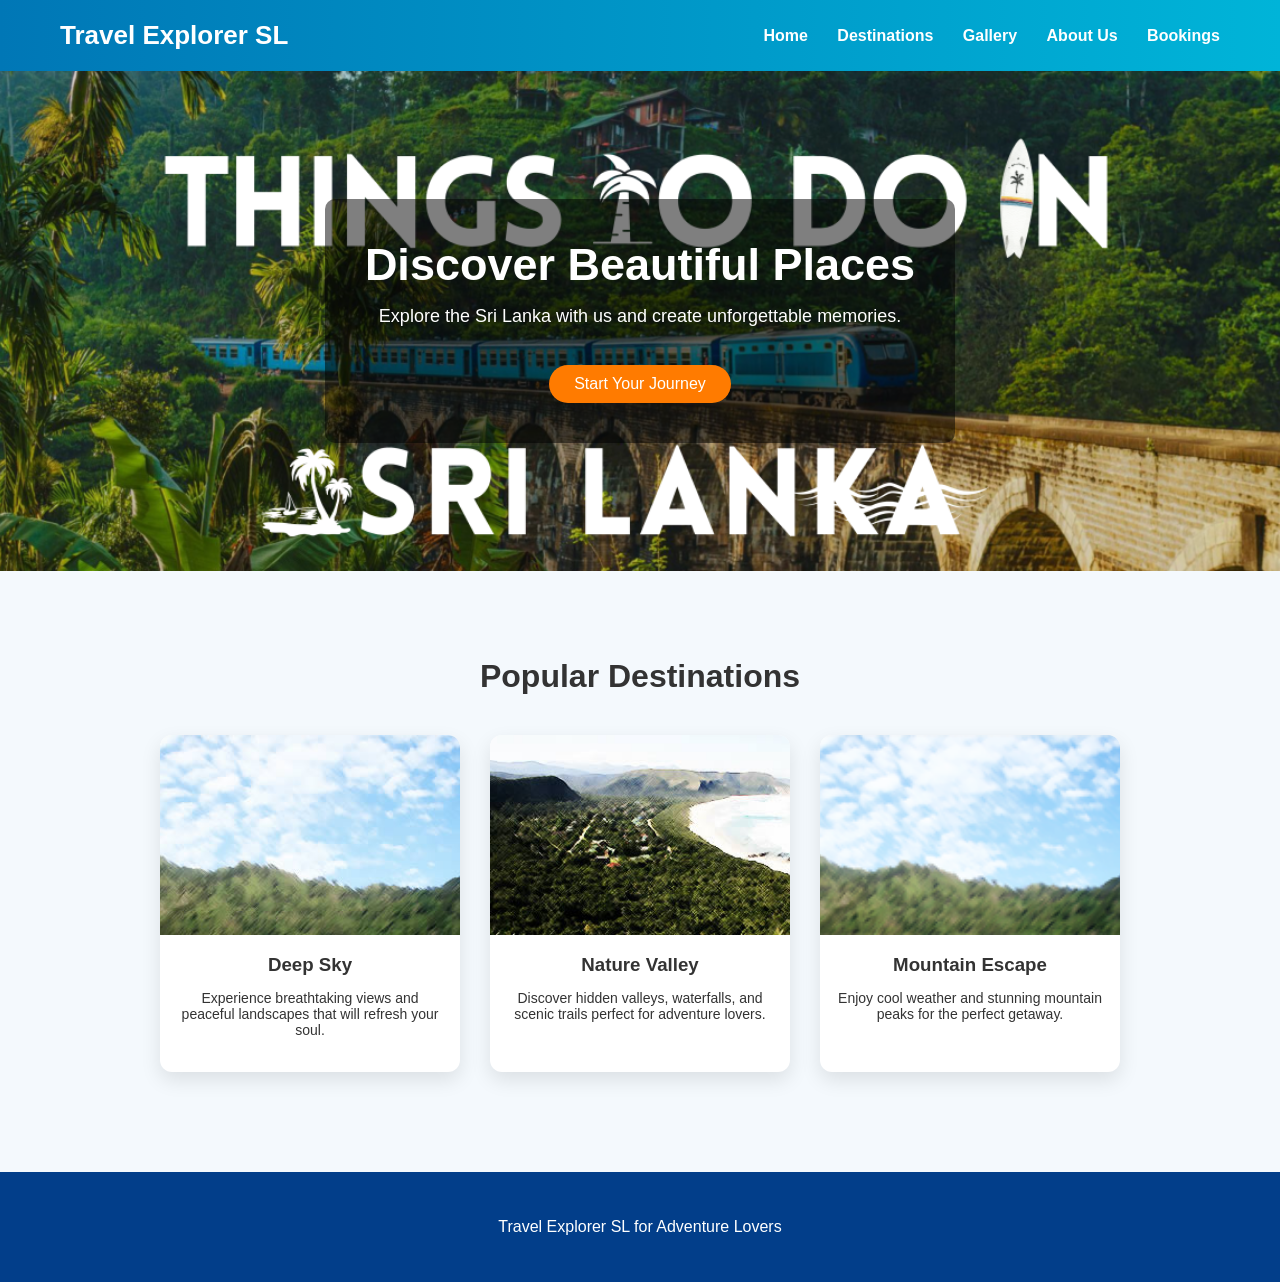
<file: index.html>
<!DOCTYPE html>
<html lang="en">
<head>
<meta charset="UTF-8">
<link rel="stylesheet" type="text/css" href="index.css">
<meta name="viewport" content="width=device-width, initial-scale=1.0">
<title>Travel Explorer SL</title>



</head>

<body>

<header>
    <div class="logo">Travel Explorer SL</div>
    <nav>
        <a href="index.html">Home</a>
        <a href="destination.html">Destinations</a>
        <a href="gallery.html">Gallery</a>
        <a href="about.html">About Us</a>
        <a href="signin.php">Bookings</a>
    </nav>
</header>

<section class="hero">
    <div class="hero-content">
        <h1>Discover Beautiful Places</h1>
        <p>Explore the Sri Lanka with us and create unforgettable memories.</p>
        <a href="#" class="btn">Start Your Journey</a>
    </div>
</section>

<section class="section">
    <h2>Popular Destinations</h2>
    <div class="cards">
        <div class="card">
            <img src="img/thumb1.jpg" alt="">
            <h3>Deep Sky</h3>
            <p>Experience breathtaking views and peaceful landscapes that will refresh your soul.</p>
        </div>

        <div class="card">
            <img src="img/thumb2.jpg" alt="">
            <h3>Nature Valley</h3>
            <p>Discover hidden valleys, waterfalls, and scenic trails perfect for adventure lovers.</p>
        </div>

        <div class="card">
            <img src="img/thumb-small01.png" alt="">
            <h3>Mountain Escape</h3>
            <p>Enjoy cool weather and stunning mountain peaks for the perfect getaway.</p>
        </div>
    </div>
</section>

<footer>
    <p>Travel Explorer SL for Adventure Lovers</p>
</footer>

</body>
</html>
</file>
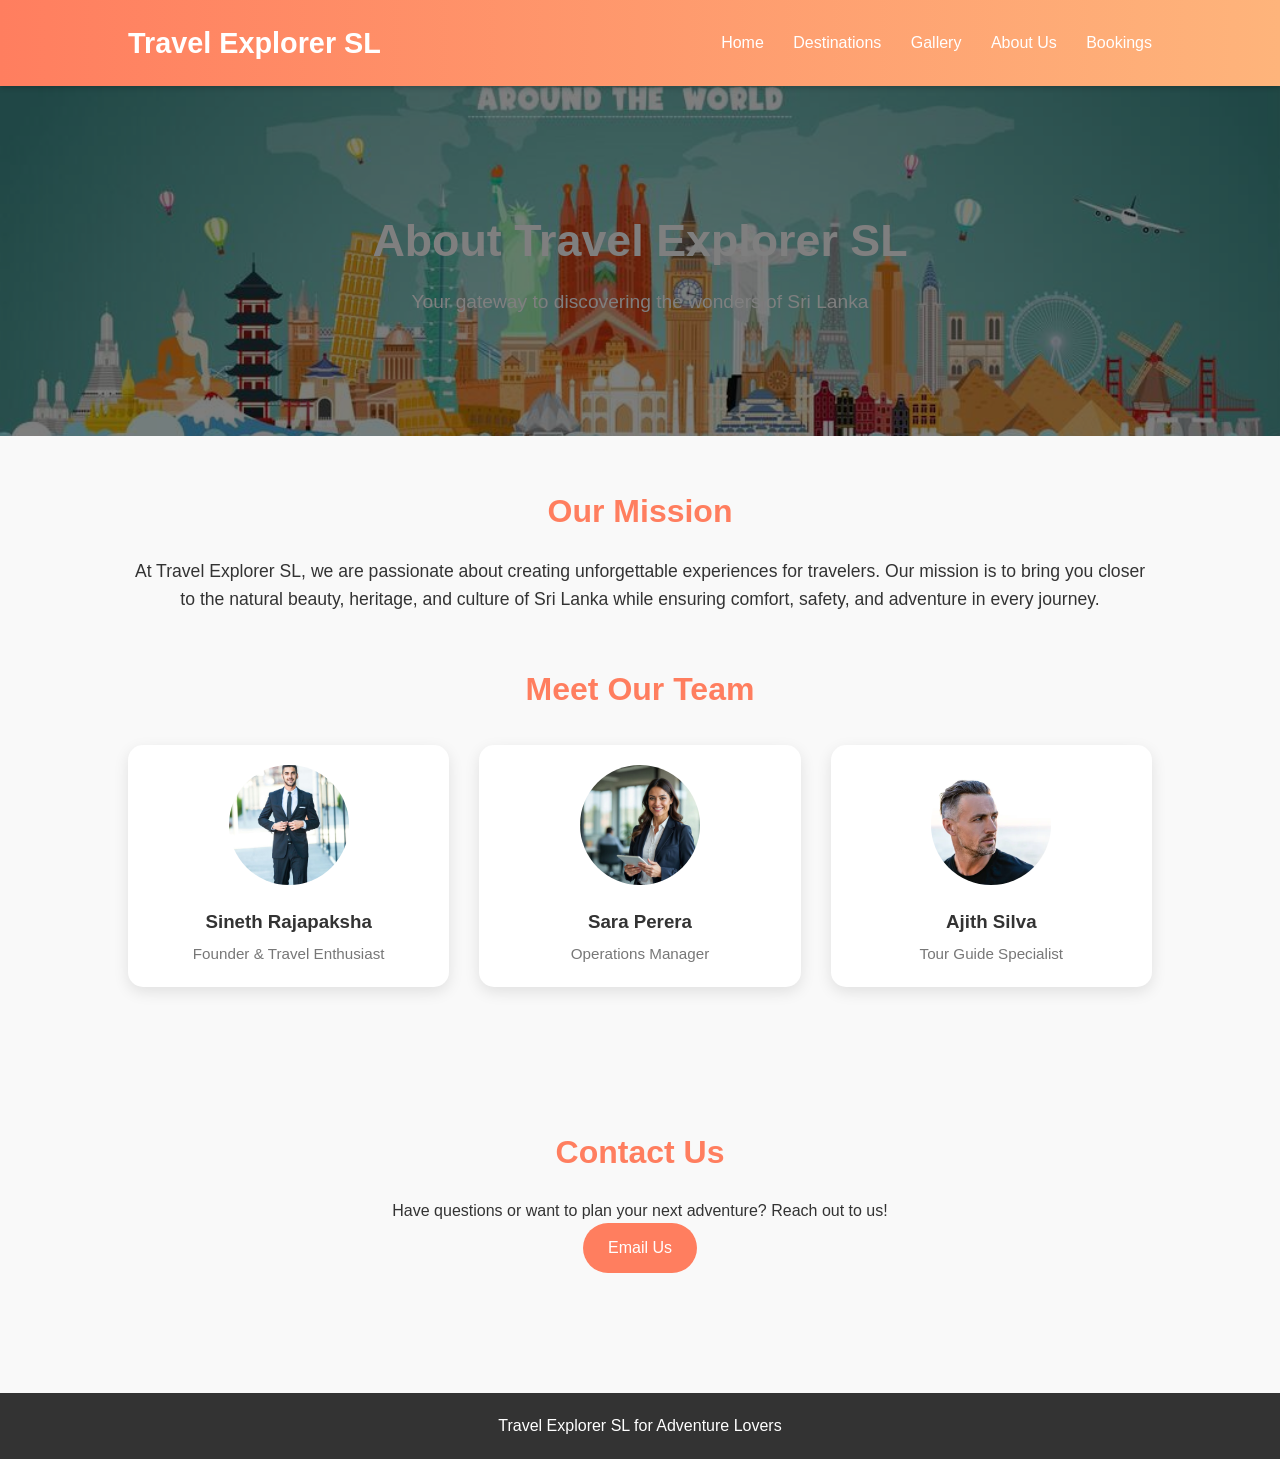
<file: about.html>
<!DOCTYPE html>
<html lang="en">
<head>
<meta charset="UTF-8">
<meta name="viewport" content="width=device-width, initial-scale=1.0">
<link rel="stylesheet" type="text/css" href="abt.css">
<title>About Us - Travel Explorer SL</title>
</head>

<body>

<header>
    <div class="logo">Travel Explorer SL</div>
    <nav>
        <a href="index.html">Home</a>
        <a href="destination.html">Destinations</a>
        <a href="gallery.html">Gallery</a>
        <a href="about.html">About Us</a>
        <a href="signin.php">Bookings</a>
    </nav>
</header>

<section class="about-hero">
    <div class="about-hero-content">
        <h1>About Travel Explorer SL</h1>
        <p>Your gateway to discovering the wonders of Sri Lanka</p>
    </div>
</section>

<section class="about-mission">
    <div class="container">
        <h2>Our Mission</h2>
        <p>At Travel Explorer SL, we are passionate about creating unforgettable experiences for travelers. Our mission is to bring you closer to the natural beauty, heritage, and culture of Sri Lanka while ensuring comfort, safety, and adventure in every journey.</p>
    </div>
</section>

<section class="about-team">
    <div class="container">
        <h2>Meet Our Team</h2>
        <div class="team-grid">
            <div class="team-member">
                <img src="img/s.jpg" alt="Sineth - Founder">
                <h3>Sineth Rajapaksha</h3>
                <p>Founder & Travel Enthusiast</p>
            </div>
            <div class="team-member">
                <img src="img/a.jpg" alt="Sara - Operations">
                <h3>Sara Perera</h3>
                <p>Operations Manager</p>
            </div>
            <div class="team-member">
                <img src="img/j.jpg" alt="Ajith - Guide">
                <h3>Ajith Silva</h3>
                <p>Tour Guide Specialist</p>
            </div>
        </div>
    </div>
</section>

<section class="about-contact">
    <div class="container">
        <h2>Contact Us</h2>
        <p>Have questions or want to plan your next adventure? Reach out to us!</p>
        <a href="mailto:info@travelexplorersl.com" class="contact-button">Email Us</a>
    </div>
</section>

<footer>
    <p>Travel Explorer SL for Adventure Lovers</p>
</footer>

</body>
</html>
</file>
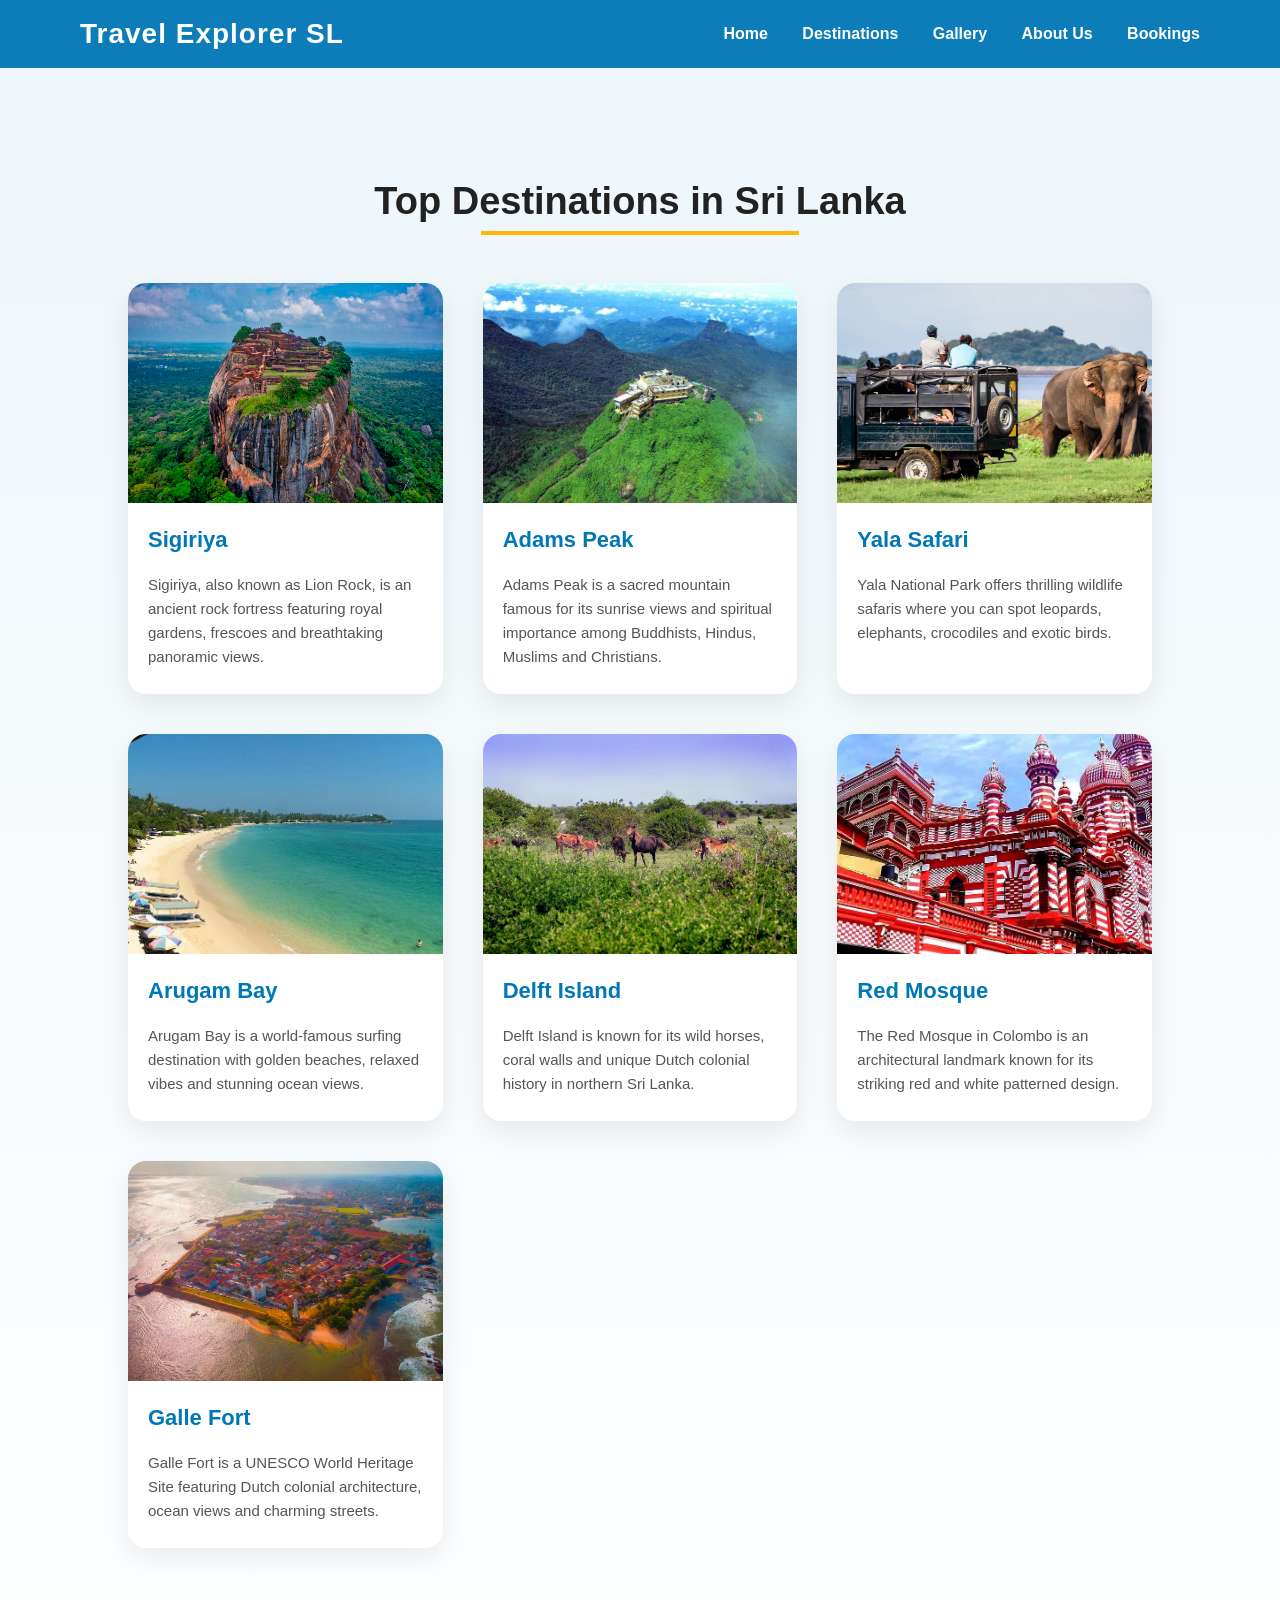
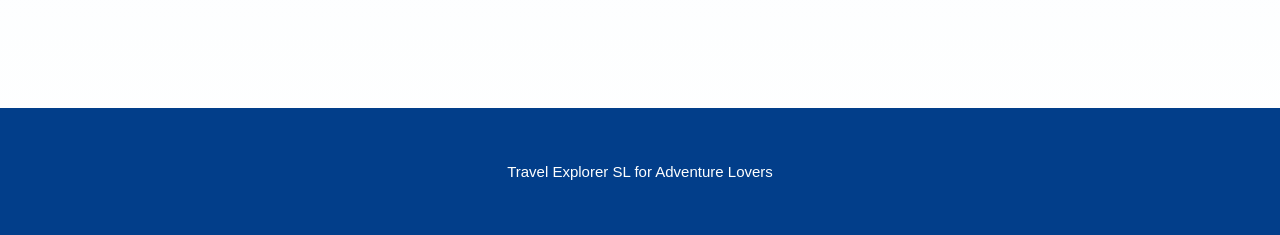
<file: destination.html>
<!DOCTYPE html>
<html lang="en">
<head>
<meta charset="UTF-8">
<link rel="stylesheet" type="text/css" href="des.css">
<meta name="viewport" content="width=device-width, initial-scale=1.0">
<title>Destinations - Travel Explorer SL</title>
</head>

<body>

<header>
    <div class="logo">Travel Explorer SL</div>
    <nav>
       <a href="index.html">Home</a>
        <a href="destination.html">Destinations</a>
        <a href="gallery.html">Gallery</a>
        <a href="about.html">About Us</a>
        <a href="signin.php">Bookings</a>
    </nav>
</header>

<section class="section">
    <h2>Top Destinations in Sri Lanka</h2>

    <div class="cards">

        <div class="card">
            <img src="img/sigiriya.jpg" alt="">
            <h3>Sigiriya</h3>
            <p>Sigiriya, also known as Lion Rock, is an ancient rock fortress featuring royal gardens, frescoes and breathtaking panoramic views.</p>
        </div>

        <div class="card">
            <img src="img/adamspeak.jpg" alt="">
            <h3>Adams Peak</h3>
            <p>Adams Peak is a sacred mountain famous for its sunrise views and spiritual importance among Buddhists, Hindus, Muslims and Christians.</p>
        </div>

        <div class="card">
            <img src="img/yala.jpg" alt="">
            <h3>Yala Safari</h3>
            <p>Yala National Park offers thrilling wildlife safaris where you can spot leopards, elephants, crocodiles and exotic birds.</p>
        </div>

        <div class="card">
            <img src="img/arugambay.jpg" alt="">
            <h3>Arugam Bay</h3>
            <p>Arugam Bay is a world-famous surfing destination with golden beaches, relaxed vibes and stunning ocean views.</p>
        </div>

        <div class="card">
            <img src="img/delft.jpg" alt="">
            <h3>Delft Island</h3>
            <p>Delft Island is known for its wild horses, coral walls and unique Dutch colonial history in northern Sri Lanka.</p>
        </div>

        <div class="card">
            <img src="img/redmosque.jpg" alt="">
            <h3>Red Mosque</h3>
            <p>The Red Mosque in Colombo is an architectural landmark known for its striking red and white patterned design.</p>
        </div>

        <div class="card">
            <img src="img/gallefort.jpg" alt="">
            <h3>Galle Fort</h3>
            <p>Galle Fort is a UNESCO World Heritage Site featuring Dutch colonial architecture, ocean views and charming streets.</p>
        </div>

    </div>
</section>

<footer>
    <p>Travel Explorer SL for Adventure Lovers</p>
</footer>

</body>
</html>
</file>
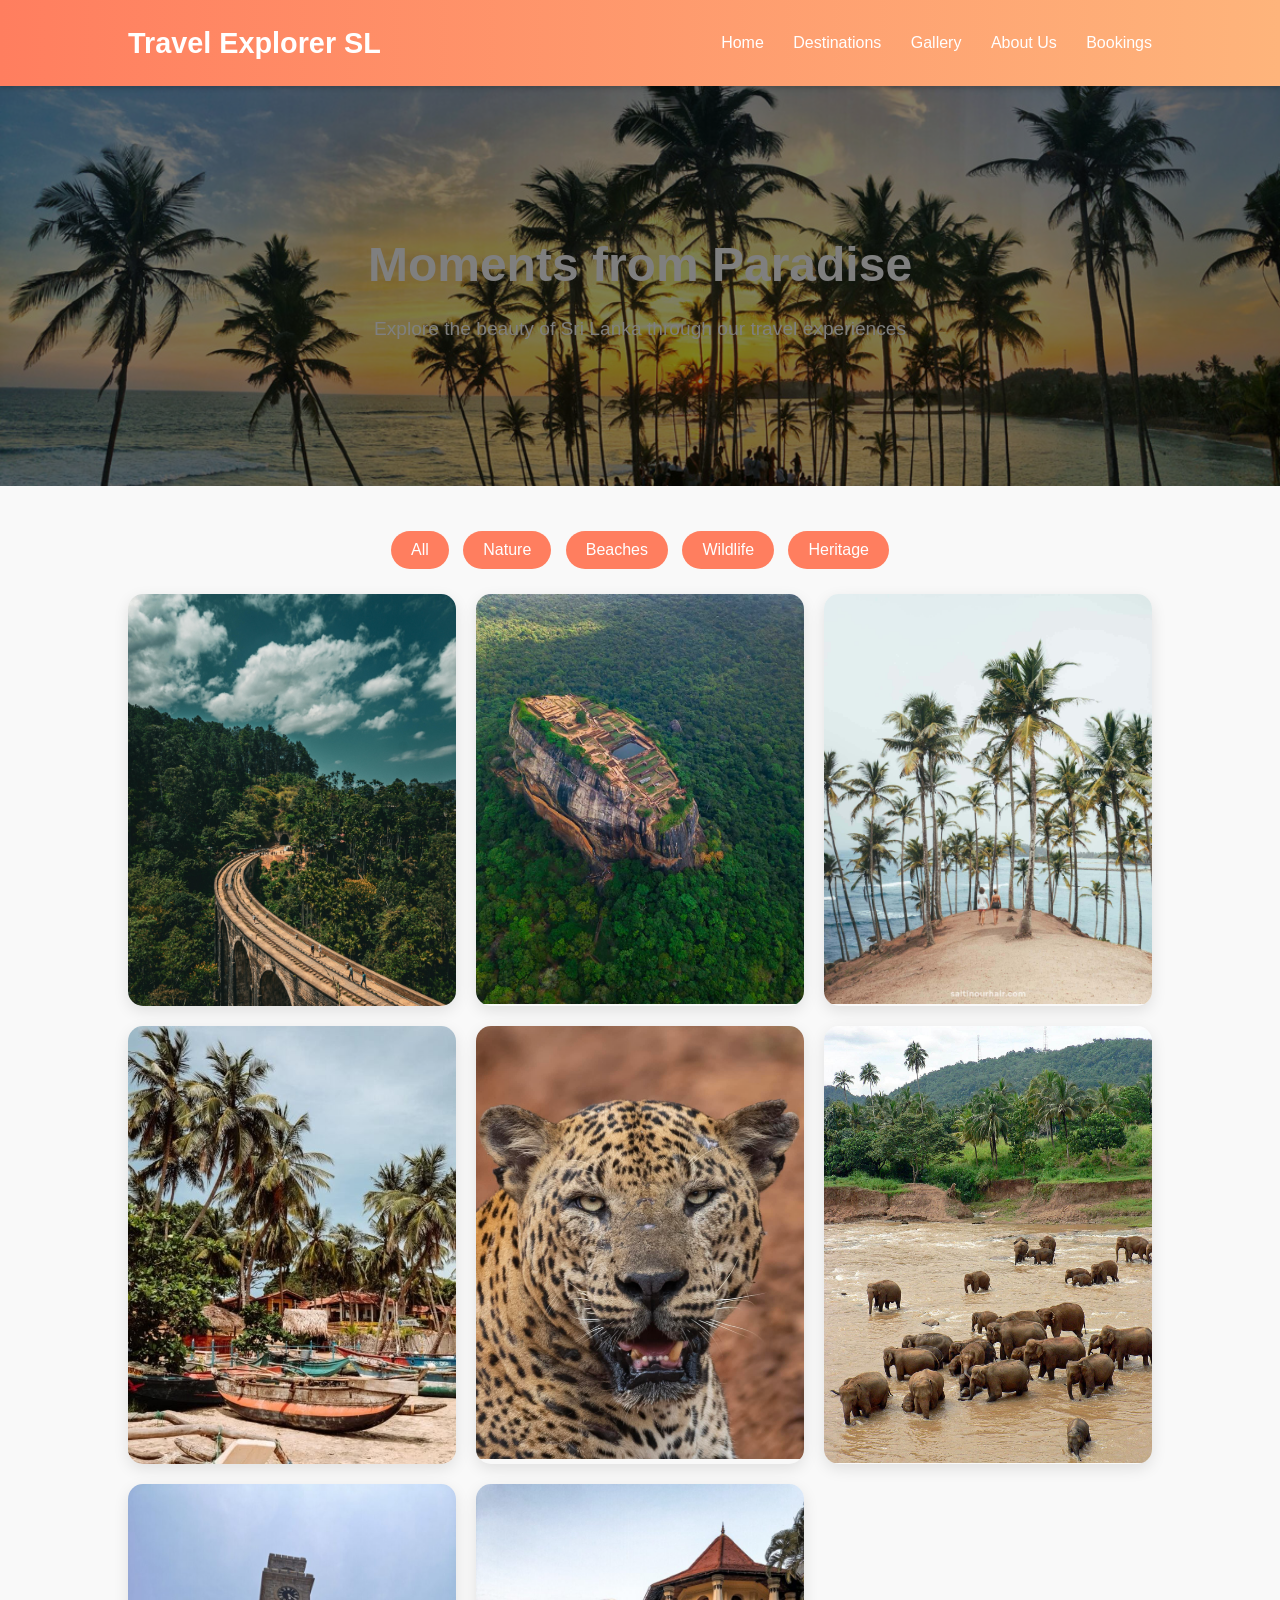
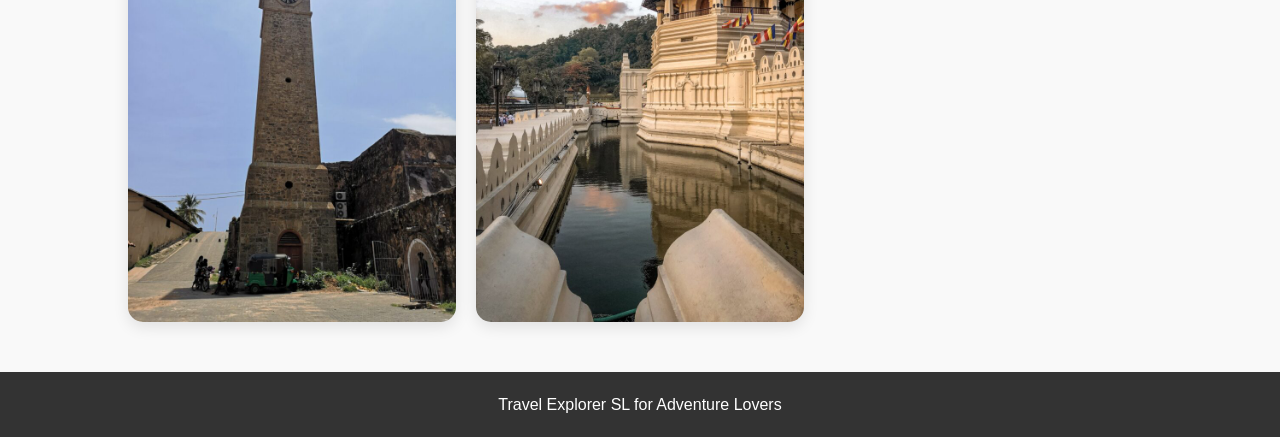
<file: gallery.html>
<!DOCTYPE html>
<html lang="en">
<head>
<meta charset="UTF-8">
<link rel="stylesheet" type="text/css" href="gal.css">
<meta name="viewport" content="width=device-width, initial-scale=1.0">
<title>Gallery - Travel Explorer SL</title>
</head>

<body>

<header>
    <div class="logo">Travel Explorer SL</div>
    <nav>
       <a href="index.html">Home</a>
        <a href="destination.html">Destinations</a>
        <a href="gallery.html">Gallery</a>
        <a href="about.html">About Us</a>
        <a href="signin.php">Bookings</a>
    </nav>
</header>

<section class="gallery-hero">
    <div class="gallery-hero-content">
        <h1>Moments from Paradise</h1>
        <p>Explore the beauty of Sri Lanka through our travel experiences</p>
    </div>
</section>

<section class="gallery-section">

    <div class="filter-buttons">
        <button>All</button>
        <button>Nature</button>
        <button>Beaches</button>
        <button>Wildlife</button>
        <button>Heritage</button>
    </div>

    <div class="gallery-grid">

        <div class="gallery-item">
            <img src="img/n1.jpg" alt="">
            <div class="overlay">Ella - Nine Arch Bridge</div>
        </div>

        <div class="gallery-item">
            <img src="img/n2.jpg" alt="">
            <div class="overlay">Sigiriya Rock</div>
        </div>

        <div class="gallery-item">
            <img src="img/b1.jpg" alt="">
            <div class="overlay">Mirissa Beach</div>
        </div>

        <div class="gallery-item">
            <img src="img/b2.jpg" alt="">
            <div class="overlay">Arugam Bay</div>
        </div>

        <div class="gallery-item">
            <img src="img/w1.jpg" alt="">
            <div class="overlay">Yala Leopard</div>
        </div>

        <div class="gallery-item">
            <img src="img/w2.jpg" alt="">
            <div class="overlay">Udawalawe Elephants</div>
        </div>

        <div class="gallery-item">
            <img src="img/h1.jpg" alt="">
            <div class="overlay">Galle Fort</div>
        </div>

        <div class="gallery-item">
            <img src="img/h2.jpg" alt="">
            <div class="overlay">Temple of the Tooth</div>
        </div>

    </div>

</section>

<footer>
    <p>Travel Explorer SL for Adventure Lovers</p>
</footer>

</body>
</html>
</file>
<file: index.css>
body {
    margin: 0;
    font-family: Arial, sans-serif;
    background: #f4f9fd;
    color: #333;
}

header {
    background: linear-gradient(to right, #0077b6, #00b4d8);
    padding: 20px 60px;
    display: flex;
    justify-content: space-between;
    align-items: center;
    position: sticky;
    top: 0;
}

.logo {
    color: white;
    font-size: 26px;
    font-weight: bold;
}

nav a {
    color: white;
    text-decoration: none;
    margin-left: 25px;
    font-weight: bold;
    transition: 0.3s;
}

nav a:hover {
    background: rgba(255,255,255,0.2);
    padding: 8px 15px;
    border-radius: 20px;
}

.hero {
    height: 500px;
    background: url('img/sl.png') center/cover no-repeat;
    display: flex;
    justify-content: center;
    align-items: center;
    text-align: center;
    color: white;
}

.hero-content {
    background: rgba(0,0,0,0.5);
    padding: 40px;
    border-radius: 10px;
}

.hero h1 {
    font-size: 45px;
    margin: 0;
}

.hero p {
    margin-top: 15px;
    font-size: 18px;
}

.btn {
    display: inline-block;
    margin-top: 20px;
    padding: 10px 25px;
    background: #ff7b00;
    color: white;
    text-decoration: none;
    border-radius: 25px;
    transition: 0.3s;
}

.btn:hover {
    background: #e85d04;
}

.section {
    padding: 60px;
    text-align: center;
}

.section h2 {
    margin-bottom: 40px;
    font-size: 32px;
}

.cards {
    display: flex;
    gap: 30px;
    justify-content: center;
    flex-wrap: wrap;
}

.card {
    background: white;
    width: 300px;
    border-radius: 12px;
    overflow: hidden;
    box-shadow: 0 8px 20px rgba(0,0,0,0.1);
    transition: 0.4s;
}

.card img {
    width: 100%;
    height: 200px;
    object-fit: cover;
}

.card:hover {
    transform: translateY(-10px);
}

.card h3 {
    margin: 15px 0 10px;
}

.card p {
    padding: 0 15px 20px;
    font-size: 14px;
}

footer {
    background: #023e8a;
    color: white;
    text-align: center;
    padding: 30px;
    margin-top: 40px;
}

@media (max-width: 768px) {
    .hero {
        height: 350px;
    }

    .hero h1 {
        font-size: 28px;
    }

    header {
        flex-direction: column;
    }

    nav {
        margin-top: 15px;
    }
}
</file>
<file: abt.css>
* {
    margin: 0;
    padding: 0;
    box-sizing: border-box;
    font-family: 'Segoe UI', Tahoma, Geneva, Verdana, sans-serif;
}

body {
    background-color: #f9f9f9;
    color: #333;
    line-height: 1.6;
}


header {
    display: flex;
    justify-content: space-between;
    align-items: center;
    padding: 20px 10%;
    background: linear-gradient(90deg, #ff7e5f, #feb47b);
    color: white;
    position: sticky;
    top: 0;
    z-index: 1000;
    box-shadow: 0 2px 5px rgba(0,0,0,0.2);
}

header .logo {
    font-size: 1.8em;
    font-weight: bold;
}

header nav a {
    color: white;
    text-decoration: none;
    margin-left: 25px;
    font-weight: 500;
    transition: color 0.3s ease;
}

header nav a:hover {
    color: #333;
}


.about-hero {
    background: url('img/ro.jpg') center/cover no-repeat;
    height: 350px;
    display: flex;
    align-items: center;
    justify-content: center;
    position: relative;
}

.about-hero::after {
    content: '';
    position: absolute;
    top:0;
    left:0;
    width:100%;
    height:100%;
    background-color: rgba(0,0,0,0.5);
}

.about-hero-content {
    position: relative;
    text-align: center;
    color: white;
}

.about-hero-content h1 {
    font-size: 2.8em;
    margin-bottom: 10px;
}

.about-hero-content p {
    font-size: 1.2em;
}


.container {
    width: 80%;
    margin: 50px auto;
}

h2 {
    font-size: 2em;
    margin-bottom: 20px;
    text-align: center;
    color: #ff7e5f;
}


.about-mission p {
    font-size: 1.1em;
    text-align: center;
}


.team-grid {
    display: grid;
    grid-template-columns: repeat(auto-fit, minmax(200px, 1fr));
    gap: 30px;
    margin-top: 30px;
}

.team-member {
    background: white;
    padding: 20px;
    text-align: center;
    border-radius: 15px;
    box-shadow: 0 5px 15px rgba(0,0,0,0.1);
    transition: transform 0.3s ease, box-shadow 0.3s ease;
}

.team-member img {
    width: 120px;
    height: 120px;
    border-radius: 50%;
    object-fit: cover;
    margin-bottom: 15px;
}

.team-member:hover {
    transform: translateY(-10px);
    box-shadow: 0 10px 25px rgba(0,0,0,0.15);
}

.team-member h3 {
    margin-bottom: 5px;
    color: #333;
}

.team-member p {
    color: #777;
    font-size: 0.95em;
}


.about-contact {
    text-align: center;
    padding: 40px 0;
}

.contact-button {
    display: inline-block;
    background-color: #ff7e5f;
    color: white;
    padding: 12px 25px;
    border-radius: 25px;
    text-decoration: none;
    font-size: 1em;
    transition: all 0.3s ease;
}

.contact-button:hover {
    background-color: #feb47b;
    transform: scale(1.1);
}


footer {
    background-color: #333;
    color: white;
    text-align: center;
    padding: 20px 10%;
    font-size: 1em;
    margin-top: 30px;
}
</file>
<file: des.css>
body {
    margin: 0;
    font-family: 'Segoe UI', sans-serif;
    background: linear-gradient(to bottom, #eef6fb, #ffffff);
    color: #222;
}

header {
    background: rgba(0, 119, 182, 0.95);
    backdrop-filter: blur(10px);
    padding: 18px 80px;
    display: flex;
    justify-content: space-between;
    align-items: center;
    position: sticky;
    top: 0;
    z-index: 1000;
}

.logo {
    color: #ffffff;
    font-size: 28px;
    font-weight: 700;
    letter-spacing: 1px;
}

nav a {
    color: white;
    text-decoration: none;
    margin-left: 30px;
    font-weight: 600;
    position: relative;
    transition: 0.3s ease;
}

nav a::after {
    content: "";
    width: 0;
    height: 3px;
    background: #ffb703;
    position: absolute;
    left: 0;
    bottom: -6px;
    transition: 0.3s ease;
}

nav a:hover::after {
    width: 100%;
}

.hero {
    height: 550px;
    background: url('img/sl.png') center/cover no-repeat;
    display: flex;
    justify-content: center;
    align-items: center;
    text-align: center;
    position: relative;
}

.hero::before {
    content: "";
    position: absolute;
    inset: 0;
    background: linear-gradient(to right, rgba(0,0,0,0.7), rgba(0,0,0,0.4));
}

.hero-content {
    position: relative;
    color: white;
    max-width: 700px;
}

.hero h1 {
    font-size: 52px;
    margin: 0;
    font-weight: 700;
}

.hero p {
    margin-top: 20px;
    font-size: 20px;
    opacity: 0.9;
}

.btn {
    display: inline-block;
    margin-top: 30px;
    padding: 14px 35px;
    background: #ffb703;
    color: #000;
    text-decoration: none;
    border-radius: 50px;
    font-weight: 600;
    transition: 0.3s ease;
}

.btn:hover {
    background: #fb8500;
    transform: translateY(-3px);
}

.section {
    padding: 80px 10%;
    text-align: center;
}

.section h2 {
    font-size: 38px;
    margin-bottom: 60px;
    position: relative;
    display: inline-block;
}

.section h2::after {
    content: "";
    width: 60%;
    height: 4px;
    background: #ffb703;
    position: absolute;
    left: 20%;
    bottom: -12px;
}

.cards {
    display: grid;
    grid-template-columns: repeat(auto-fit, minmax(280px, 1fr));
    gap: 40px;
}

.card {
    background: #ffffff;
    border-radius: 18px;
    overflow: hidden;
    box-shadow: 0 10px 30px rgba(0,0,0,0.08);
    transition: 0.4s ease;
    text-align: left;
}

.card img {
    width: 100%;
    height: 220px;
    object-fit: cover;
    transition: 0.4s ease;
}

.card:hover img {
    transform: scale(1.05);
}

.card:hover {
    transform: translateY(-12px);
    box-shadow: 0 18px 40px rgba(0,0,0,0.15);
}

.card h3 {
    margin: 20px;
    font-size: 22px;
    color: #0077b6;
}

.card p {
    margin: 0 20px 25px;
    font-size: 15px;
    line-height: 1.6;
    color: #555;
}

footer {
    background: #023e8a;
    color: white;
    text-align: center;
    padding: 40px;
    margin-top: 80px;
    font-size: 15px;
}

@media (max-width: 768px) {
    header {
        flex-direction: column;
        padding: 20px;
    }

    nav {
        margin-top: 15px;
    }

    .hero {
        height: 400px;
    }

    .hero h1 {
        font-size: 32px;
    }

    .section {
        padding: 60px 20px;
    }
}
</file>
<file: gal.css>
* {
    margin: 0;
    padding: 0;
    box-sizing: border-box;
    font-family: 'Segoe UI', Tahoma, Geneva, Verdana, sans-serif;
}


body {
    background-color: #f9f9f9;
    color: #333;
    line-height: 1.6;
}

/* Header */
header {
    display: flex;
    justify-content: space-between;
    align-items: center;
    padding: 20px 10%;
    background: linear-gradient(90deg, #ff7e5f, #feb47b);
    color: white;
    position: sticky;
    top: 0;
    z-index: 1000;
    box-shadow: 0 2px 5px rgba(0,0,0,0.2);
}

header .logo {
    font-size: 1.8em;
    font-weight: bold;
}

header nav a {
    color: white;
    text-decoration: none;
    margin-left: 25px;
    font-weight: 500;
    transition: color 0.3s ease;
}

header nav a:hover {
    color: #333;
}

/* Hero Section */
.gallery-hero {
    background: url('img/hero.jpg') center/cover no-repeat;
    height: 400px;
    display: flex;
    align-items: center;
    justify-content: center;
    position: relative;
}

.gallery-hero::after {
    content: '';
    position: absolute;
    top:0;
    left:0;
    width:100%;
    height:100%;
    background-color: rgba(0,0,0,0.5);
}

.gallery-hero-content {
    position: relative;
    text-align: center;
    color: white;
}

.gallery-hero-content h1 {
    font-size: 3em;
    margin-bottom: 10px;
}

.gallery-hero-content p {
    font-size: 1.2em;
}

/* Filter Buttons */
.filter-buttons {
    text-align: center;
    margin: 40px 0 20px;
}

.filter-buttons button {
    background-color: #ff7e5f;
    color: white;
    border: none;
    padding: 10px 20px;
    margin: 5px;
    border-radius: 25px;
    cursor: pointer;
    font-size: 1em;
    transition: all 0.3s ease;
}

.filter-buttons button:hover {
    background-color: #feb47b;
    transform: scale(1.1);
}

/* Gallery Grid */
.gallery-grid {
    display: grid;
    grid-template-columns: repeat(auto-fit, minmax(250px, 1fr));
    gap: 20px;
    padding: 0 10%;
    margin-bottom: 50px;
}

.gallery-item {
    position: relative;
    overflow: hidden;
    border-radius: 15px;
    cursor: pointer;
    box-shadow: 0 5px 15px rgba(0,0,0,0.1);
    transition: transform 0.3s ease, box-shadow 0.3s ease;
}

.gallery-item img {
    width: 100%;
    display: block;
    transition: transform 0.5s ease;
}

.gallery-item:hover img {
    transform: scale(1.1);
}

.overlay {
    position: absolute;
    bottom: 0;
    left: 0;
    right: 0;
    background: rgba(0,0,0,0.6);
    color: #fff;
    padding: 15px;
    text-align: center;
    font-size: 1.1em;
    opacity: 0;
    transition: opacity 0.3s ease;
}

.gallery-item:hover .overlay {
    opacity: 1;
}

/* Footer */
footer {
    background-color: #333;
    color: white;
    text-align: center;
    padding: 20px 10%;
    font-size: 1em;
    margin-top: 30px;
}

/* Responsive adjustments */
@media (max-width: 768px) {
    .gallery-hero-content h1 {
        font-size: 2em;
    }
    
    .gallery-hero-content p {
        font-size: 1em;
    }

    header nav a {
        margin-left: 15px;
        font-size: 0.9em;
    }
}
</file>
